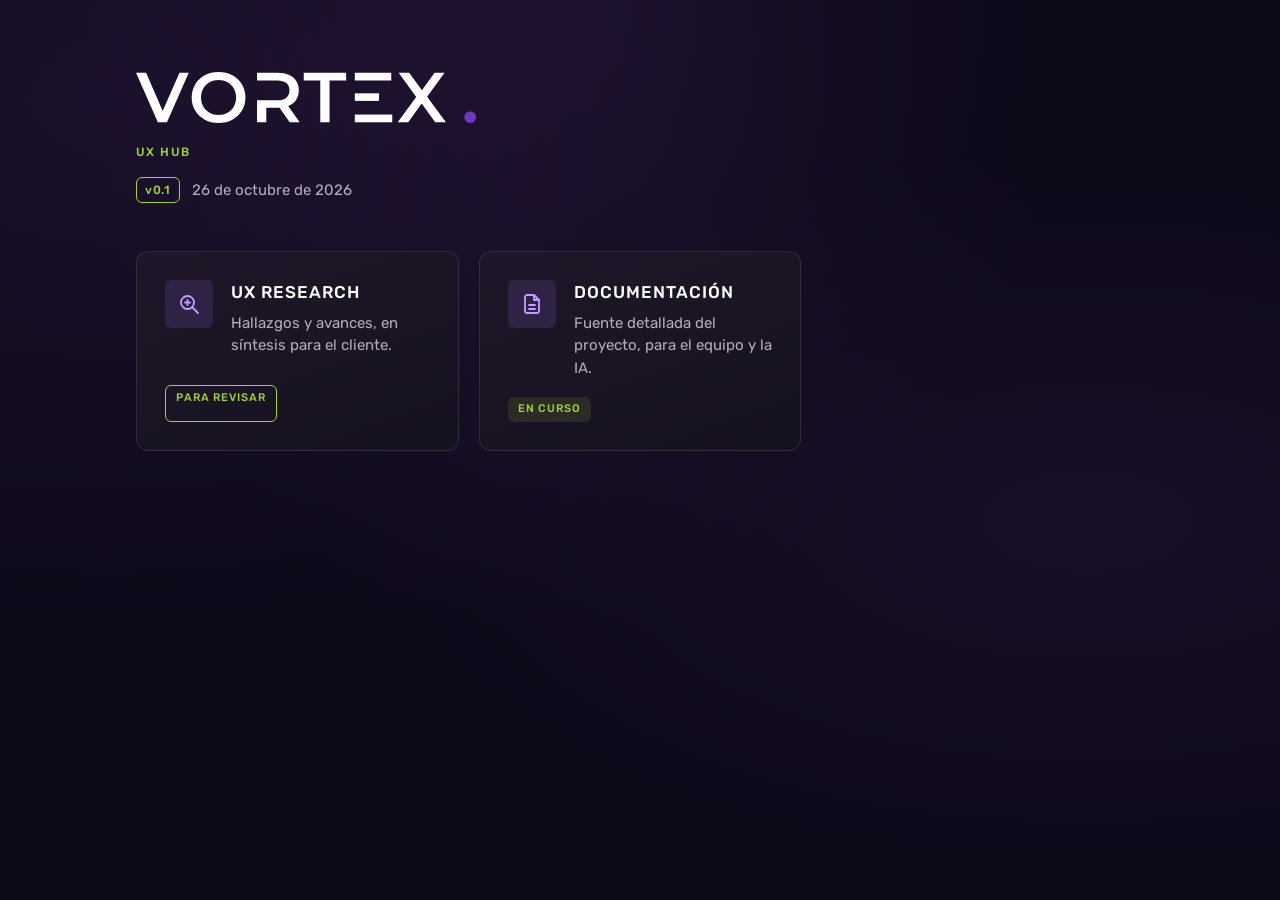
<file: index.html>
<!doctype html>
<html lang="es">
<head>
  <meta charset="utf-8">
  <meta name="viewport" content="width=device-width, initial-scale=1">
  <title>Vortex IT · UX Hub</title>
  <link rel="preconnect" href="https://fonts.googleapis.com">
  <link rel="preconnect" href="https://fonts.gstatic.com" crossorigin>
  <link href="https://fonts.googleapis.com/css2?family=Rubik:wght@300;400;500;700&display=swap" rel="stylesheet">
  <link rel="stylesheet" href="assets/hub-tokens.css">
  <link rel="stylesheet" href="assets/hub.css">
</head>
<body class="hub">
  <header class="hub-header">
    <div class="hub-wrap">
      <h1 class="hub-title"><img class="hub-logo" src="assets/brand/vortex-logo.svg" alt="Vortex IT" width="2661" height="402"></h1>
      <p class="hub-eyebrow">UX Hub</p>
      <p class="hub-version"><span class="hub-version-tag">v0.1</span> 26 de octubre de 2026</p>
    </div>
  </header>

  <main class="hub-wrap">
    <ul class="hub-grid" role="list">
      <li>
        <a class="hub-card" href="modules/research/">
          <span class="hub-card-icon" aria-hidden="true">
            <svg viewBox="0 0 24 24" width="24" height="24" fill="none" stroke="currentColor" stroke-width="1.8" stroke-linecap="round" stroke-linejoin="round">
              <circle cx="10.5" cy="10.5" r="6.5"/>
              <path d="M15.5 15.5 21 21"/>
              <path d="M8 10.5h5M10.5 8v5"/>
            </svg>
          </span>
          <span class="hub-card-body">
            <span class="hub-card-title">UX Research</span>
            <span class="hub-card-desc">Hallazgos y avances, en síntesis para el cliente.</span>
          </span>
          <span class="hub-tag hub-tag--review">Para revisar</span>
        </a>
      </li>
      <li>
        <a class="hub-card" href="modules/documentation/">
          <span class="hub-card-icon" aria-hidden="true">
            <svg viewBox="0 0 24 24" width="24" height="24" fill="none" stroke="currentColor" stroke-width="1.8" stroke-linecap="round" stroke-linejoin="round">
              <path d="M14 3H7a2 2 0 0 0-2 2v14a2 2 0 0 0 2 2h10a2 2 0 0 0 2-2V8z"/>
              <path d="M14 3v5h5M9 13h6M9 17h6"/>
            </svg>
          </span>
          <span class="hub-card-body">
            <span class="hub-card-title">Documentación</span>
            <span class="hub-card-desc">Fuente detallada del proyecto, para el equipo y la IA.</span>
          </span>
          <span class="hub-tag hub-tag--progress">En curso</span>
        </a>
      </li>
    </ul>
  </main>
</body>
</html>
</file>
<file: assets/hub-tokens.css>
/* Tokens del UX Hub (portal de entregables), compartidos por el Hub y sus módulos documentales.
   NO son tokens de la propuesta de diseño: un módulo de diseño futuro define los suyos. Origen en assets/ESTILO-HUB.md. */
:root {
  color-scheme: dark;

  --vx-bg: #0d0918;
  --vx-surface: #16111f;
  --vx-surface-2: #1e1729;
  --vx-border: rgba(255, 255, 255, .10);
  --vx-border-strong: rgba(255, 255, 255, .18);

  --vx-text: #ffffff;
  --vx-text-2: #b3aebe;
  --vx-text-3: #8c8798;

  --vx-green: #a0d232;
  --vx-green-soft: rgba(160, 210, 50, .12);
  --vx-on-green: #000000;

  --vx-violet: #a374f5;
  --vx-violet-light: #c49eff;
  --vx-violet-deep: #391f52;
  --vx-violet-soft: rgba(163, 116, 245, .14);
  --vx-glow: 0 0 38px 4px rgba(163, 116, 245, .18), 0 0 96px 26px rgba(132, 76, 222, .11);

  --vx-danger: #ff9a9a;
  --vx-danger-soft: rgba(255, 120, 120, .12);

  --vx-radius: 6px;
  --vx-radius-card: 12px;
  --vx-font: "Rubik", system-ui, -apple-system, "Segoe UI", sans-serif;
  --vx-mono: ui-monospace, "Cascadia Code", Consolas, monospace;

  /* Fondo con el gradiente radial violeta del hero de vortex-it.com */
  --vx-backdrop:
    radial-gradient(at 85% 58%, rgba(57, 31, 82, .28) 0, transparent 50%),
    radial-gradient(at 8% 11%, rgba(57, 31, 82, .32) 0, transparent 50%),
    radial-gradient(at 44% 0%, rgba(57, 31, 82, .30) 0, transparent 50%);
}
</file>
<file: assets/hub.css>
/* Estilos del Hub. Tokens en hub-tokens.css; cada módulo tiene sus propios estilos. */
* { box-sizing: border-box; }

body.hub {
  margin: 0;
  min-height: 100vh;
  background: var(--vx-backdrop), var(--vx-bg);
  background-attachment: fixed;
  color: var(--vx-text);
  font-family: var(--vx-font);
  font-weight: 400;
  line-height: 1.5;
  -webkit-font-smoothing: antialiased;
}

.hub-wrap { max-width: 1040px; margin: 0 auto; padding: 0 16px; }

.hub-header { padding: 72px 0 48px; }
.hub-eyebrow {
  margin: 20px 0 0;
  font-size: 12px;
  font-weight: 500;
  letter-spacing: .12em;
  text-transform: uppercase;
  color: var(--vx-green);
}
.hub-title {
  margin: 0;
  font-size: clamp(36px, 7vw, 56px);
  font-weight: 500;
  letter-spacing: .02em;
  text-transform: uppercase;
  line-height: 1.05;
}
.hub-logo { display: block; width: clamp(200px, 40vw, 340px); height: auto; }
.hub-version { margin: 16px 0 0; color: var(--vx-text-2); font-size: 15px; display: flex; gap: 12px; align-items: center; }
.hub-version-tag {
  padding: 3px 8px;
  border: 1px solid var(--vx-green);
  border-radius: var(--vx-radius);
  color: var(--vx-green);
  font-weight: 500;
  font-size: 12px;
  letter-spacing: .06em;
}

.hub-grid {
  list-style: none;
  margin: 0;
  padding: 0 0 72px;
  display: grid;
  grid-template-columns: repeat(auto-fill, minmax(300px, 1fr));
  gap: 20px;
}

.hub-card {
  display: grid;
  grid-template-columns: auto 1fr;
  gap: 18px;
  height: 100%;
  padding: 28px;
  border: 1px solid var(--vx-border);
  border-radius: var(--vx-radius-card);
  background: linear-gradient(160deg, var(--vx-surface-2), var(--vx-surface));
  color: inherit;
  text-decoration: none;
  transition: border-color .2s, box-shadow .2s, transform .2s;
}
.hub-card:hover { border-color: rgba(163, 116, 245, .5); box-shadow: var(--vx-glow); transform: translateY(-2px); }
.hub-card:focus-visible { outline: 2px solid var(--vx-green); outline-offset: 4px; }

.hub-card-icon {
  width: 48px; height: 48px;
  display: grid; place-items: center;
  border-radius: var(--vx-radius);
  background: var(--vx-violet-soft);
  color: var(--vx-violet-light);
}
.hub-card-body { display: flex; flex-direction: column; gap: 6px; }
.hub-card-title { font-size: 17px; font-weight: 500; letter-spacing: .06em; text-transform: uppercase; }
.hub-card-desc { color: var(--vx-text-2); font-size: 15px; }

.hub-tag {
  grid-column: 1 / -1;
  justify-self: start;
  padding: 4px 10px;
  border-radius: var(--vx-radius);
  font-size: 11px;
  font-weight: 500;
  letter-spacing: .08em;
  text-transform: uppercase;
}
.hub-tag--review { border: 1px solid var(--vx-green); color: var(--vx-green); }
.hub-tag--progress { background: var(--vx-green-soft); color: var(--vx-green); }

@media (prefers-reduced-motion: reduce) {
  .hub-card { transition: none; }
  .hub-card:hover { transform: none; }
}
</file>
